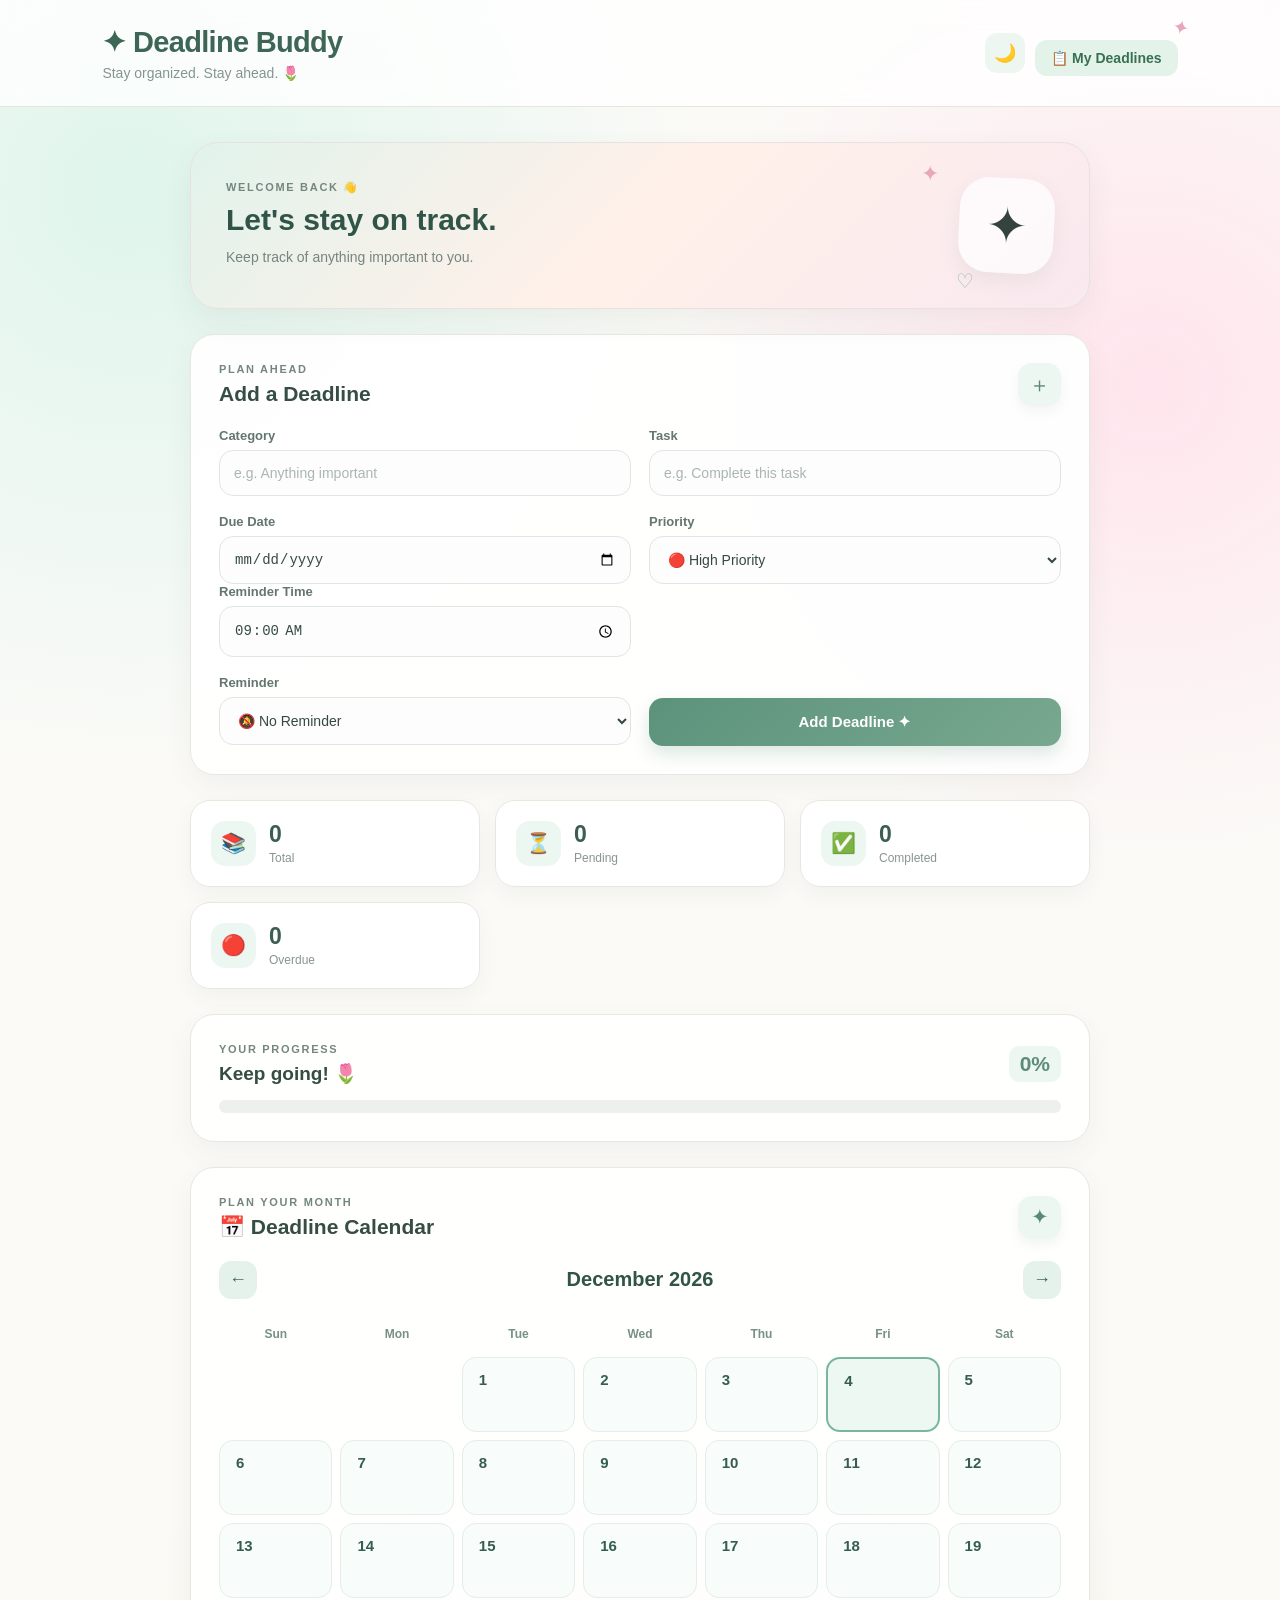
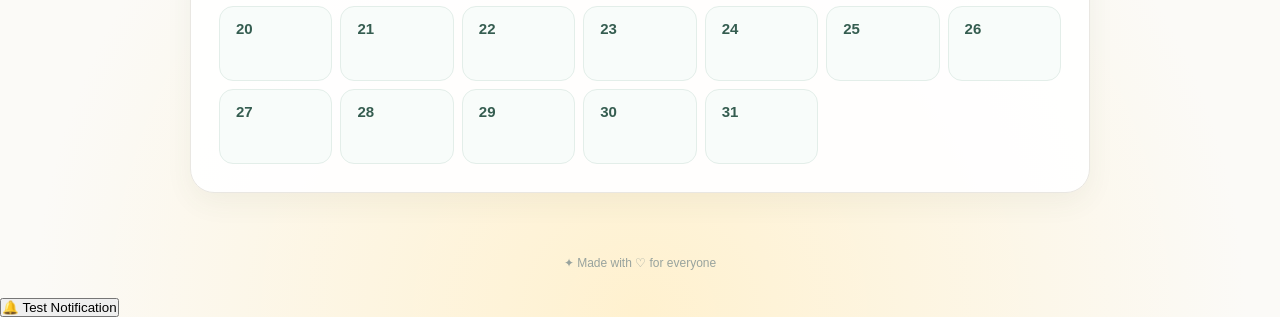
<file: dashboard.html>
<!DOCTYPE html>
<html lang="en">

<head>

    <meta charset="UTF-8">

    <meta
        name="viewport"
        content="width=device-width, initial-scale=1.0"
    >

    <title>Deadline Buddy</title>

    <link rel="stylesheet" href="style.css">

</head>


<body>

    <!-- Header -->

<header class="topbar">

    <div>
        <h1>✦ Deadline Buddy</h1>
        <p>Stay organized. Stay ahead. 🌷</p>
    </div>

    <div class="topbar-buttons">

        <button
            class="theme-button"
            onclick="toggleDarkMode()"
            id="themeButton"
        >
            🌙
        </button>

        <button
            class="view-deadlines-button"
            onclick="window.location.href='deadline.html'"
        >
            📋 My Deadlines
        </button>

    </div>

</header>

    <main>


        <!-- Welcome Section -->

        <section class="welcome">
    <div>
        <p class="small-text" id="welcomeSmallText">
            WELCOME BACK 👋
        </p>

        <h2 id="welcomeHeading">
            Let's get things done.
        </h2>

        <p class="welcome-text" id="welcomeDescription">
            Keep track of everything important without the stress.
        </p>
    </div>

    <div class="welcome-icon">
        ✦
    </div>
</section>



        <!-- Add Deadline -->

        <section class="add-section">

            <div class="section-title">

                <div>

                    <p class="small-text">
                        PLAN AHEAD
                    </p>

                    <h2>
                        Add a Deadline
                    </h2>

                </div>


                <span class="title-icon">
                    ＋
                </span>

            </div>



            <div class="form-grid">


                <div class="input-group">

                    <label id="categoryLabel">
                        Category
                    </label>

                    <input
                        type="text"
                        id="subject"
                        placeholder="e.g. Computer Networks"
                    >

                </div>



                <div class="input-group">

                    <label>
                        Task
                    </label>

                    <input
                        type="text"
                        id="task"
                        placeholder="e.g. Complete assignment"
                    >

                </div>



                <div class="input-group">

                    <label>
                        Due Date
                    </label>

                    <input
                        type="date"
                        id="date"
                    >
                    <label for="reminderTime">Reminder Time</label>
                    <input type="time" id="reminderTime" value="09:00">

                </div>



                <div class="input-group">

                    <label>
                        Priority
                    </label>

                    <select id="priority">

                        <option value="High">
                            🔴 High Priority
                        </option>

                        <option value="Medium">
                            🟠 Medium Priority
                        </option>

                        <option value="Low">
                            🟢 Low Priority
                        </option>

                    </select>

                </div>
                <div class="input-group">

    <label>
        Reminder
    </label>

    <select id="reminder">

        <option value="none">
            🔕 No Reminder
        </option>

        <option value="1week">
            🔔 1 Week Before
        </option>

        <option value="2days">
            🔔 2 Days Before
        </option>

        <option value="1day">
            🔔 1 Day Before
        </option>

        <option value="due">
            🔔 On Due Date
        </option>

    </select>

</div>
            



            <button
                class="add-button"
                onclick="addDeadline()"
            >

                Add Deadline ✦

            </button>
            

        </section>



        <!-- Dashboard Summary -->

        <section class="dashboard">


            <div class="stat-card">

                <span>📚</span>

                <div>

                    <h3 id="totalCount">
                        0
                    </h3>

                    <p>
                        Total
                    </p>

                </div>

            </div>



            <div class="stat-card">

                <span>⏳</span>

                <div>

                    <h3 id="pendingCount">
                        0
                    </h3>

                    <p>
                        Pending
                    </p>

                </div>

            </div>



            <div class="stat-card">

                <span>✅</span>

                <div>

                    <h3 id="completedCount">
                        0
                    </h3>

                    <p>
                        Completed
                    </p>

                </div>

            </div>

            <div class="stat-card">
            <span>🔴</span>
            <div>
             <h3 id="overdueCount">0</h3>
             <p>Overdue</p>
             </div>
             </div>
        </section>



        <!-- Progress -->

        <section class="progress-section">


            <div class="progress-header">

                <div>

                    <p class="small-text">
                        YOUR PROGRESS
                    </p>

                    <h2>
                        Keep going! 🌷
                    </h2>

                </div>


                <strong id="progressText">
                    0%
                </strong>

            </div>



            <div class="progress-bar">

                <div id="progressFill"></div>

            </div>


        </section>

        <section class="calendar-section">

    <div class="section-title">
        <div>
            <p class="small-text">PLAN YOUR MONTH</p>
            <h2>📅 Deadline Calendar</h2>
        </div>

        <span class="title-icon">✦</span>
    </div>

    <div class="calendar-header">

        <button onclick="previousMonth()">
            ←
        </button>

        <h2 id="calendarMonth">
            October 2026
        </h2>

        <button onclick="nextMonth()">
            →
        </button>

    </div>

    <div class="calendar-weekdays">
        <div>Sun</div>
        <div>Mon</div>
        <div>Tue</div>
        <div>Wed</div>
        <div>Thu</div>
        <div>Fri</div>
        <div>Sat</div>
    </div>

    <div id="calendarDays" class="calendar-days">
        <!-- Calendar days will appear here -->
    </div>

</section>


    </main>



    <footer>

        <p>
            Made with ♡ for everyone
        </p>

    </footer>



    <script src="script.js"></script>
    <!-- Deadline Details Popup -->
<div id="deadlineModal" class="deadline-modal">

    <div class="deadline-modal-content">

        <button
            class="deadline-modal-close"
            onclick="closeDeadlineModal()"
        >
            ×
        </button>

        <h2>📌 Deadline Details</h2>

        <div id="deadlineModalDetails"></div>

        <button
            class="deadline-modal-button"
            onclick="closeDeadlineModal()"
        >
            Close
        </button>

    </div>

</div>
<button id="testNotificationBtn">🔔 Test Notification</button>

</body>

</html>
</file>
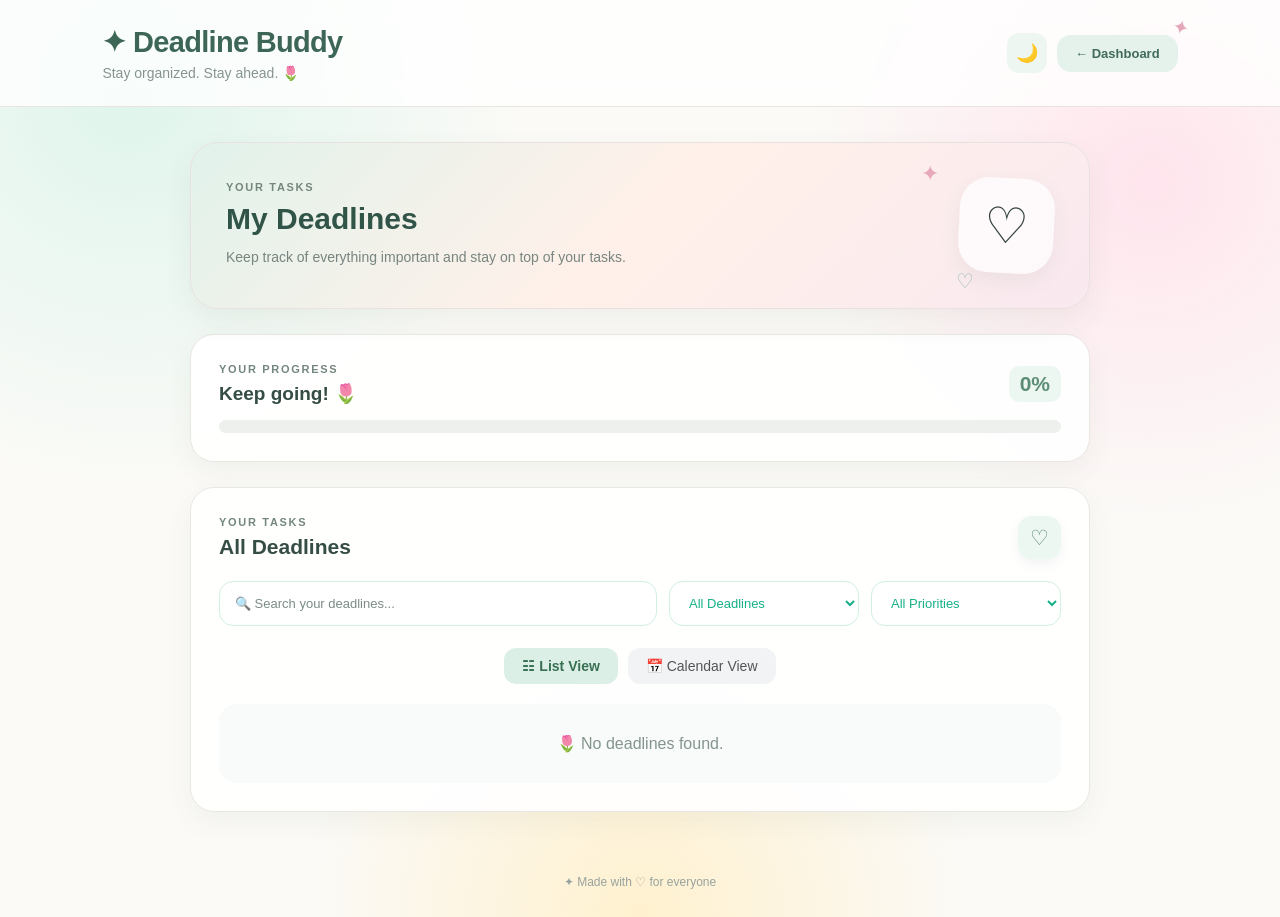
<file: deadline.html>
<!DOCTYPE html>
<html lang="en">

<head>
    <meta charset="UTF-8">
    <meta name="viewport" content="width=device-width, initial-scale=1.0">

    <title>My Deadlines - Deadline Buddy</title>

    <link rel="stylesheet" href="style.css">
</head>

<body>

    <header class="topbar">

        <div>
            <h1>✦ Deadline Buddy</h1>
            <p>Stay organized. Stay ahead. 🌷</p>
        </div>
<div class="topbar-buttons">

    <button 
        class="theme-button" 
        onclick="toggleDarkMode()" 
        id="themeButton">
        🌙
    </button>

    <button 
        class="page-back-button"
        onclick="window.location.href='dashboard.html'">
        ← Dashboard
    </button>

</div>

</header>


    <main>

        <!-- PAGE INTRO -->

        <section class="welcome">

            <div>

                <p class="small-text">
                    YOUR TASKS
                </p>

                <h2>
                    My Deadlines
                </h2>

                <p class="welcome-text">
                    Keep track of everything important and stay on top of your tasks.
                </p>

            </div>

            <div class="welcome-icon">
                ♡
            </div>

        </section>


        <!-- PROGRESS -->

        <section class="progress-section">

            <div class="progress-header">

                <div>

                    <p class="small-text">
                        YOUR PROGRESS
                    </p>

                    <h2>
                        Keep going! 🌷
                    </h2>

                </div>

                <strong id="progressText">
                    0%
                </strong>

            </div>

            <div class="progress-bar">

                <div id="progressFill"></div>

            </div>

        </section>


        <!-- ALL DEADLINES -->

        <section class="deadline-section">

            <div class="section-title">

                <div>

                    <p class="small-text">
                        YOUR TASKS
                    </p>

                    <h2>
                        All Deadlines
                    </h2>

                </div>

                <span class="title-icon">
                    ♡
                </span>

            </div>


            <!-- SEARCH -->

            <div class="filter-bar">

                <input
                    type="text"
                    id="searchDeadline"
                    placeholder="🔍 Search your deadlines..."
                    oninput="filterDeadlines()"
                >


                <select
                    id="statusFilter"
                    onchange="filterDeadlines()">

                    <option value="all">
                        All Deadlines
                    </option>

                    <option value="pending">
                        Pending
                    </option>

                    <option value="completed">
                        Completed
                    </option>

                </select>


                <select
                    id="priorityFilter"
                    onchange="filterDeadlines()">

                    <option value="all">
                        All Priorities
                    </option>

                    <option value="High">
                        🔴 High
                    </option>

                    <option value="Medium">
                        🟠 Medium
                    </option>

                    <option value="Low">
                        🟢 Low
                    </option>

                </select>

            </div>


                        <!-- VIEW OPTIONS -->

            <div class="view-toggle">

                <button
                    id="listViewButton"
                    class="view-toggle-btn active"
                    onclick="showDeadlineListView()">

                    ☷ List View

                </button>

                <button
                    id="calendarViewButton"
                    class="view-toggle-btn"
                    onclick="showDeadlineCalendarView()">

                    📅 Calendar View

                </button>

            </div>


            <!-- DEADLINES LIST -->

            <div id="deadlineListView">

                <div id="deadlineList"></div>

            </div>


            <!-- DEADLINES CALENDAR -->

            <div
                id="deadlineCalendarView"
                class="deadline-calendar-view"
                style="display: none;">

                <div class="calendar-header">

                    <button
                        type="button"
                        onclick="previousDeadlineMonth()">

                        ←

                    </button>

                    <h2 id="deadlineCalendarMonth"></h2>

                    <button
                        type="button"
                        onclick="nextDeadlineMonth()">

                        →

                    </button>

                </div>


                <div class="calendar-weekdays">

                    <div>Sun</div>
                    <div>Mon</div>
                    <div>Tue</div>
                    <div>Wed</div>
                    <div>Thu</div>
                    <div>Fri</div>
                    <div>Sat</div>

                </div>


                <div
                    id="deadlineCalendarDays"
                    class="calendar-days">

                </div>

            </div>


            <!-- DEADLINE DETAILS POPUP -->

            <div
                id="deadlineModal"
                class="deadline-modal">

                <div class="deadline-modal-content">

                    <button
                        class="deadline-modal-close"
                        onclick="closeDeadlineModal()">

                        ×

                    </button>

                    <h2>📌 Deadline Details</h2>

                    <div id="deadlineModalDetails"></div>

                    <button
                        class="deadline-modal-button"
                        onclick="closeDeadlineModal()">

                        Close

                    </button>

                </div>

            </div>

        </section>

    </main>


    <footer>

        <p>
            Made with ♡ for everyone
        </p>

    </footer>


    <script src="script.js"></script>

</body>

</html>
</file>
<file: style.css>
* {
    box-sizing: border-box;
    margin: 0;
    padding: 0;
}

body {
    font-family: "Segoe UI", Arial, sans-serif;

    background:
        radial-gradient(circle at 10% 10%, #dff5ec 0, transparent 28%),
        radial-gradient(circle at 90% 20%, #ffe5ed 0, transparent 25%),
        radial-gradient(circle at 50% 100%, #fff1cf 0, transparent 30%),
        #fbfaf7;

    color: #34433d;

    min-height: 100vh;

    overflow-x: hidden;
}

.topbar {

    padding: 25px 8%;

    display: flex;
    justify-content: space-between;
    align-items: center;

    background: rgba(255, 255, 255, 0.78);

    backdrop-filter: blur(12px);

    border-bottom: 1px solid #e9e4df;

    position: relative;
}


.topbar::after {

    content: "✦";

    position: absolute;

    right: 7%;
    top: 15px;

    font-size: 20px;

    color: #e7a7bb;

    transform: rotate(15deg);
}


.topbar h1 {

    font-size: 29px;

    color: #3d6657;

    letter-spacing: -0.7px;
}


.topbar p {

    margin-top: 6px;

    color: #87948e;

    font-size: 14px;
}
.topbar-buttons {
    display: flex;
    align-items: center;
    gap: 8px;
    flex-wrap: wrap;
    justify-content: flex-end;
}
main {

    width: 90%;

    max-width: 900px;

    margin: 35px auto;
}

.welcome {
    display: flex;
    justify-content: space-between;
    align-items: center;

    background:
        linear-gradient(
            135deg,
            #e1f3eb,
            #fff0e9,
            #f9e9f0
        );

    padding: 35px;

    border-radius: 28px;

    margin-bottom: 25px;

    border: 1px solid #e8e1df;

    box-shadow:
        0 12px 30px rgba(70, 80, 70, 0.07);

    position: relative;

    overflow: hidden;
}


.welcome::before {
    content: "✦";

    position: absolute;

    right: 150px;
    top: 18px;

    font-size: 22px;

    color: #e6a8ba;
}


.welcome::after {
    content: "♡";

    position: absolute;

    right: 115px;
    bottom: 15px;

    font-size: 20px;

    color: #9bbcae;
}


.small-text {
    font-size: 11px;

    letter-spacing: 1.7px;

    color: #74877e;

    font-weight: 700;

    margin-bottom: 7px;
}


.welcome h2 {
    font-size: 30px;

    color: #315448;

    margin: 0 0 8px 0;

    line-height: 1.25;
}


.welcome-text {
    color: #77847f;

    font-size: 14px;

    max-width: 500px;

    line-height: 1.7;

    margin: 0;
}


.welcome-icon {
    font-size: 50px;

    background: rgba(255, 255, 255, 0.72);

    width: 95px;

    height: 95px;

    border-radius: 30px;

    display: flex;

    justify-content: center;

    align-items: center;

    transform: rotate(3deg);

    box-shadow:
        0 8px 20px rgba(80, 100, 90, 0.08);

    flex-shrink: 0;
}


section {

    background: rgba(255, 255, 255, 0.94);

    border: 1px solid #e9e7e2;

    border-radius: 24px;

    padding: 28px;

    margin-bottom: 25px;

    box-shadow:
        0 10px 28px rgba(60, 80, 70, 0.06);
}


.section-title {

    display: flex;

    justify-content: space-between;

    align-items: center;

    margin-bottom: 22px;
}


.section-title h2 {

    font-size: 21px;

    color: #354d44;
}


.title-icon {

    width: 43px;

    height: 43px;

    display: flex;

    justify-content: center;

    align-items: center;

    border-radius: 14px;

    background: #edf7f2;

    color: #5b8875;

    font-size: 21px;

    box-shadow:
        0 5px 12px rgba(80, 120, 100, 0.08);
}


.form-grid {

    display: grid;

    grid-template-columns: 1fr 1fr;

    gap: 18px;
}


.input-group {

    display: flex;

    flex-direction: column;
}


.input-group label {

    font-size: 13px;

    font-weight: 600;

    color: #65766f;

    margin-bottom: 7px;
}


input,
select {

    width: 100%;

    padding: 14px;

    border-radius: 14px;

    border: 1px solid #dfe7e3;

    background: #fcfdfc;

    color: #354941;

    font-size: 14px;

    outline: none;

    transition: 0.25s;
}


input:hover,
select:hover {

    border-color: #b8d2c6;
}


input:focus,
select:focus {

    border-color: #78a994;

    background: #ffffff;

    box-shadow:
        0 0 0 4px rgba(120, 169, 148, 0.12);
}


input::placeholder {

    color: #abb6b1;
}

.add-button {

    width: 100%;

    margin-top: 23px;

    padding: 15px;

    border: none;

    border-radius: 14px;

    background:
        linear-gradient(
            135deg,
            #5c927c,
            #78a88f
        );

    color: white;

    font-size: 15px;

    font-weight: 700;

    cursor: pointer;

    transition: 0.25s;

    box-shadow:
        0 8px 18px rgba(80, 140, 115, 0.2);
}


.add-button:hover {

    transform: translateY(-2px);

    box-shadow:
        0 12px 22px rgba(80, 140, 115, 0.25);
}


.add-button:active {

    transform: translateY(0);
}
.dashboard {

    display: grid;

    grid-template-columns: repeat(3, 1fr);

    gap: 15px;

    background: transparent;

    border: none;

    box-shadow: none;

    padding: 0;
}


.stat-card {

    background: rgba(255, 255, 255, 0.95);

    border: 1px solid #e9e7e2;

    border-radius: 20px;

    padding: 20px;

    display: flex;

    align-items: center;

    gap: 13px;

    box-shadow:
        0 8px 20px rgba(60, 80, 70, 0.05);

    transition: 0.2s;
}


.stat-card:hover {

    transform: translateY(-3px);
}


.stat-card > span {

    width: 45px;

    height: 45px;

    border-radius: 14px;

    background: #edf7f2;

    display: flex;

    justify-content: center;

    align-items: center;

    font-size: 20px;
}


.stat-card h3 {

    font-size: 23px;

    color: #3b5e50;
}


.stat-card p {

    font-size: 12px;

    color: #89958f;

    margin-top: 3px;
}

.progress-section {

    margin-top: 0;
}


.progress-header {

    display: flex;

    justify-content: space-between;

    align-items: center;

    margin-bottom: 15px;
}


.progress-header h2 {

    font-size: 19px;

    color: #354d44;
}


.progress-header strong {

    color: #5d8d77;

    font-size: 21px;

    background: #edf7f2;

    padding: 6px 11px;

    border-radius: 10px;
}


.progress-bar {

    width: 100%;

    height: 13px;

    background: #edf0ed;

    border-radius: 20px;

    overflow: hidden;
}


#progressFill {

    width: 0%;

    height: 100%;

    background:
        linear-gradient(
            90deg,
            #6fa58c,
            #91c1a9
        );

    border-radius: 20px;

    transition: width 0.5s ease;
}


.deadline-card {
    position: relative;

    background: linear-gradient(
        135deg,
        #ffffff,
        #f8fcfa
    );

    border: 1px solid #e2ebe6;

    border-left: 5px solid #9bc7b5;

    border-radius: 22px;

    padding: 24px 26px;

    margin-bottom: 18px;

    box-shadow:
        0 8px 24px rgba(70, 90, 80, 0.07);

    transition:
        transform 0.25s ease,
        box-shadow 0.25s ease;
}

.deadline-card:hover {
    transform: translateY(-3px);

    box-shadow:
        0 12px 30px rgba(70, 90, 80, 0.10);
}


.deadline-card h3 {
    margin: 0 0 14px 0;
    font-size: 20px;
    color: #294f42;
    font-weight: 750;
    text-transform: capitalize;
    letter-spacing: 0.2px;
}

.deadline-card p {
    margin: 9px 0;
    color: #475e56;
    font-size: 14px;
    line-height: 1.6;
    font-weight: 500;
}


.deadline-card p:not(.priority-badge):not(.countdown-badge) {
    color: #030404;
}

.deadline-card p:not(.priority-badge):not(.countdown-badge)::first-letter {
    font-size: 15px;
}


.deadline-card p:last-of-type {
    color: #5e796d;

    font-weight: 600;
}


.deadline-card button {
    border: none;

    padding: 10px 16px;

    margin-top: 14px;

    margin-right: 8px;

    border-radius: 12px;

    font-family: inherit;

    font-size: 13px;

    font-weight: 700;

    cursor: pointer;

    transition:
        transform 0.2s ease,
        box-shadow 0.2s ease;
}


.deadline-card button:first-of-type {
    background: #e4f2eb;

    color: #416b5a;
}


.deadline-card button:last-of-type {
    background: #f8e9ed;

    color: #8a5967;
}


.deadline-card button:hover {
    transform: translateY(-2px);

    box-shadow:
        0 5px 12px rgba(70, 80, 70, 0.08);
}

.deadline-card:has(button:first-of-type:only-child) {
    opacity: 0.75;
}


footer {

    text-align: center;

    padding: 28px;

    color: #98a39e;

    font-size: 12px;
}


footer p::before {

    content: "✦  ";
}


@media (max-width: 650px) {

    .topbar {

        padding: 22px 6%;
    }


    .topbar h1 {

        font-size: 23px;
    }


    main {

        width: 92%;

        margin-top: 22px;
    }


    .welcome {

        padding: 24px;

        border-radius: 22px;
    }


    .welcome h2 {

        font-size: 23px;
    }


    .welcome-text {

        font-size: 13px;
    }


    .welcome-icon {

        width: 65px;

        height: 65px;

        font-size: 35px;

        border-radius: 20px;
    }


    .welcome::before,
    .welcome::after {

        display: none;
    }


    .form-grid {

        grid-template-columns: 1fr;
    }


    section {

        padding: 22px;

        border-radius: 20px;
    }


    .dashboard {

        grid-template-columns: 1fr;
    }


    .stat-card {

        padding: 17px;
    }
}

.user-type-grid {
    display: grid;
    grid-template-columns: repeat(2, 1fr);
    gap: 14px;
}

.user-type-card {
    border: 1px solid #e1ebe6;
    background: #fbfdfc;
    border-radius: 18px;
    padding: 18px;
    cursor: pointer;

    display: flex;
    flex-direction: column;
    align-items: flex-start;

    text-align: left;

    transition: 0.25s;

    color: #354d44;
}

.user-type-card span {
    font-size: 28px;
    margin-bottom: 10px;
}

.user-type-card strong {
    font-size: 14px;
    margin-bottom: 5px;
}

.user-type-card small {
    font-size: 11px;
    color: #89958f;
    line-height: 1.5;
}

.user-type-card:hover {
    transform: translateY(-3px);
    border-color: #a8cbbb;

    box-shadow:
        0 8px 20px rgba(60, 100, 80, 0.08);
}

.user-type-card.selected {
    border-color: #78a994;
    background: #edf7f2;

    box-shadow:
        0 0 0 3px rgba(120, 169, 148, 0.12);
}

.selected-user-type {
    margin-top: 15px;

    text-align: center;

    font-size: 13px;
    color: #74827d;
}


@media (max-width: 650px) {

    .user-type-grid {
        grid-template-columns: 1fr;
    }

}


.priority-badge {
    display: block;

    width: fit-content;

    padding: 7px 14px;

    border-radius: 20px;

    font-size: 12px !important;

    font-weight: 700;

    margin-top: 12px !important;

    margin-bottom: 7px !important;
}


.priority-high {
    background: #f8e1e5;

    color: #9a5d6b !important;
}



.priority-medium {
    background: #f8ecd9;

    color: #9a7650 !important;
}



.priority-low {
    background: #e2f1e9;

    color: #557967 !important;
}


.countdown-badge {
    display: block;

    width: fit-content;

    padding: 7px 14px;

    border-radius: 20px;

    background: #edf6f1;

    color: #527365 !important;

    font-size: 12px !important;

    font-weight: 700;

    margin-top: 4px !important;

    margin-bottom: 8px !important;
}

.filter-bar {

    display: grid;

    grid-template-columns: 1fr 190px 190px;

    gap: 12px;

    margin: 22px 0;

}


.filter-bar input,
.filter-bar select {

    width: 100%;

    padding: 13px 15px;

    border: 1px solid #d1efe2;

    border-radius: 14px;

    background: #ffffff;

    color: #17b087;

    font-family: inherit;

    font-size: 13px;

    outline: none;

    box-sizing: border-box;

    cursor: pointer;

}


.filter-bar input::placeholder {

    color: #7b8c86;

}


.filter-bar input:focus,
.filter-bar select:focus {

    border-color: #6fa895;

    box-shadow:
        0 0 0 3px rgba(228, 236, 233, 0.15);

}




.dark-mode .filter-bar input,
.dark-mode .filter-bar select {

    background: #0b0d0d;

    color: #f3f7f5;

    border-color: #040505;

}


.dark-mode .filter-bar input::placeholder {

    color: #b7c5c0;

}


.dark-mode .filter-bar select option {

    background: #dce3e1;

    color: #080a09;

}



@media (max-width: 700px) {

    .filter-bar {

        grid-template-columns: 1fr;

    }

    .filter-bar input,
    .filter-bar select {

        width: 100%;

    }

}

.no-results {
    text-align: center;
    padding: 30px;
    color: #84958d;
    background: #f8fbf9;
    border-radius: 18px;
}

.calendar-header {
    display: flex;
    justify-content: space-between;
    align-items: center;
    margin: 20px 0;
}

.calendar-header h2 {
    margin: 0;
    color: #315448;
    font-size: 20px;
}

.calendar-header button {
    border: none;
    width: 38px;
    height: 38px;
    border-radius: 12px;
    background: #e4f2eb;
    color: #416b5a;
    font-size: 18px;
    font-weight: bold;
    cursor: pointer;
    transition: 0.2s ease;
}

.calendar-header button:hover {
    transform: translateY(-2px);
    box-shadow: 0 5px 12px rgba(70, 80, 70, 0.08);
}

.calendar-weekdays,
.calendar-days {
    display: grid;
    grid-template-columns: repeat(7, 1fr);
    gap: 8px;
}

.calendar-weekdays {
    margin-bottom: 8px;
}

.calendar-weekdays div {
    text-align: center;
    color: #789087;
    font-size: 12px;
    font-weight: 700;
    padding: 8px 0;
}

.calendar-day {
    min-height: 90px;
    padding: 10px;
    background: #fbfdfc;
    border: 1px solid #e5eee9;
    border-radius: 14px;
    box-sizing: border-box;
    transition: 0.2s ease;
}

.calendar-day:hover {
    background: #f2f8f5;
    transform: translateY(-2px);
}

.calendar-day.empty {
    background: transparent;
    border: none;
}

.calendar-date-number {
    display: block;
    color: #49675b;
    font-size: 13px;
    font-weight: 700;
    margin-bottom: 6px;
}

.calendar-deadline {
    background: #e4f2eb;
    color: #416b5a;
    padding: 5px 7px;
    border-radius: 8px;
    font-size: 10px;
    font-weight: 600;
    margin-top: 4px;
    overflow: hidden;
    text-overflow: ellipsis;
    white-space: nowrap;
}
@media (max-width: 700px) {

    .calendar-weekdays,
    .calendar-days {
        gap: 4px;
    }

    .calendar-day {
        min-height: 65px;
        padding: 6px;
    }

    .calendar-deadline {
        font-size: 8px;
        padding: 4px;
    }

    .calendar-date-number {
    font-size: 11px;
}
}

.my-deadlines-button {
    display: inline-block;
    margin: 4px 0 20px 0;
    padding: 11px 18px;
    border-radius: 14px;
    background: #e4f2eb;
    color: #416b5a;
    text-decoration: none;
    font-size: 13px;
    font-weight: 700;
    transition: 0.2s ease;
}

.my-deadlines-button:hover {
    transform: translateY(-2px);
    box-shadow: 0 6px 14px rgba(70, 80, 70, 0.08);
}

.page-back-button {
    border: none;
    padding: 11px 18px;
    border-radius: 14px;
    background: #e4f2eb;
    color: #416b5a;
    font-family: inherit;
    font-size: 13px;
    font-weight: 700;
    cursor: pointer;
    transition: 0.2s ease;
}

.page-back-button:hover {
    transform: translateY(-2px);
    box-shadow: 0 6px 14px rgba(70, 80, 70, 0.08);
}
.countdown-badge {
    transition: 0.2s ease;
}

.urgency-overdue {
    background: #ffe1e1;
    color: #b83232;
    font-weight: 700;
}

.urgency-today {
    background: #ffdede;
    color: #b83232;
    font-weight: 700;
}

.urgency-tomorrow {
    background: #fff0d6;
    color: #b66a00;
    font-weight: 700;
}

.urgency-soon {
    background: #fff8d8;
    color: #8a7200;
    font-weight: 700;
}

.urgency-normal {
    background: #e3f3e9;
    color: #397052;
}

.view-toggle {
    display: flex;
    justify-content: center;
    gap: 10px;
    margin: 20px 0;
}

.view-toggle-btn {
    border: none;
    padding: 10px 18px;
    border-radius: 12px;
    background: #f1f3f5;
    color: #555;
    cursor: pointer;
    font-size: 14px;
    transition: 0.2s ease;
}

.view-toggle-btn:hover {
    transform: translateY(-1px);
}

.view-toggle-btn.active {
    background: #dcefe7;
    color: #397052;
    font-weight: 600;
}

.deadline-calendar-view {
    background: #ffffff;
    border-radius: 18px;
    padding: 20px;
    margin-top: 15px;
    box-shadow: 0 5px 20px rgba(0, 0, 0, 0.06);
}


.deadline-calendar-view .calendar-header {
    display: flex;
    align-items: center;
    justify-content: space-between;
    margin-bottom: 20px;
}

.deadline-calendar-view .calendar-header h2 {
    margin: 0;
    font-size: 20px;
}

.deadline-calendar-view .calendar-header button {
    border: none;
    background: #eef6f2;
    border-radius: 10px;
    padding: 8px 12px;
    cursor: pointer;
    font-size: 18px;
}


.deadline-calendar-view .calendar-weekdays {
    display: grid;
    grid-template-columns: repeat(7, 1fr);
    gap: 8px;
    margin-bottom: 8px;
    text-align: center;
}

.deadline-calendar-view .calendar-weekdays span {
    font-size: 12px;
    font-weight: 600;
    color: #777;
}


.deadline-calendar-view .calendar-days {
    display: grid;
    grid-template-columns: repeat(7, 1fr);
    gap: 8px;
}

.deadline-calendar-view .calendar-day {
    min-height: 75px;
    background: #fafcfb;
    border: 1px solid #edf1ef;
    border-radius: 12px;
    padding: 8px;
    font-size: 13px;
}

.deadline-calendar-view .calendar-day strong {
    display: block;
    margin-bottom: 5px;
}

.deadline-calendar-view .calendar-day.empty {
    background: transparent;
    border: none;
}


.calendar-deadline {
    background: #e3f3e9;
    color: #397052;
    border-radius: 6px;
    padding: 4px 5px;
    margin-top: 4px;
    font-size: 11px;
    overflow: hidden;
    text-overflow: ellipsis;
    white-space: nowrap;
}

.deadline-modal {
    display: none;
    position: fixed;
    inset: 0;
    background: rgba(40, 60, 50, 0.35);
    backdrop-filter: blur(4px);
    align-items: center;
    justify-content: center;
    z-index: 1000;
}
.deadline-modal.show {
    display: flex;
}

.deadline-modal-content {
    position: relative;
    width: 90%;
    max-width: 420px;
    background: #ffffff;
    border-radius: 22px;
    padding: 28px;
    box-shadow: 0 15px 40px rgba(0, 0, 0, 0.15);
    animation: popupAppear 0.2s ease;
}

.deadline-modal-content h2 {
    margin-top: 0;
    margin-bottom: 20px;
    color: #397052;
}

.deadline-modal-close {
    position: absolute;
    top: 12px;
    right: 15px;
    border: none;
    background: #f1f5f3;
    color: #555;
    width: 32px;
    height: 32px;
    border-radius: 50%;
    font-size: 22px;
    cursor: pointer;
}

.deadline-detail-item {
    background: #f7faf8;
    border-radius: 12px;
    padding: 12px 14px;
    margin-bottom: 10px;
}

.deadline-detail-label {
    font-size: 12px;
    color: #777;
    margin-bottom: 3px;
}

.deadline-detail-value {
    font-size: 15px;
    font-weight: 600;
    color: #333;
}

.deadline-modal-button {
    width: 100%;
    border: none;
    margin-top: 10px;
    padding: 12px;
    border-radius: 12px;
    background: #dcefe7;
    color: #397052;
    font-weight: 600;
    cursor: pointer;
}

.deadline-modal-button:hover {
    background: #cde5da;
}

@keyframes popupAppear {
    from {
        opacity: 0;
        transform: scale(0.95);
    }

    to {
        opacity: 1;
        transform: scale(1);
    }
}
.view-deadlines-button {
    border: none;
    padding: 12px 20px;
    margin-top: 10px;
    border-radius: 14px;
    background: #e3f3e9;
    color: #397052;
    font-size: 14px;
    font-weight: 600;
    cursor: pointer;
    transition: 0.2s ease;
}

.view-deadlines-button:hover {
    background: #cde5da;
    transform: translateY(-2px);
}
.view-deadlines-button {
    border: none;
    padding: 10px 16px;
    border-radius: 12px;
    background: #e3f3e9;
    color: #397052;
    font-size: 14px;
    font-weight: 600;
    cursor: pointer;
    transition: 0.2s ease;
}

.view-deadlines-button:hover {
    background: #cde5da;
    transform: translateY(-2px);
}


@media (max-width: 600px) {

    body {
        padding: 0 12px;
    }

    .topbar {
        padding: 16px 5px;
        gap: 10px;
    }

    .topbar h1 {
        font-size: 22px;
    }

    .topbar p {
        font-size: 12px;
    }

    .view-deadlines-button {
        padding: 8px 11px;
        font-size: 12px;
        white-space: nowrap;
    }

    .welcome {
        padding: 20px;
    }

    .welcome h2 {
        font-size: 22px;
    }

    .welcome-text {
        font-size: 13px;
    }

    .form-grid {
        grid-template-columns: 1fr;
    }

    .dashboard {
        grid-template-columns: 1fr 1fr;
        gap: 10px;
    }

    .stat-card {
        padding: 14px;
    }

    .stat-card h3 {
        font-size: 20px;
    }

    .calendar-section {
        padding: 15px;
    }

    .calendar-days {
        gap: 4px;
    }

    .calendar-day {
        min-height: 55px;
        padding: 5px;
        font-size: 11px;
    }

    .calendar-weekdays {
        gap: 4px;
        font-size: 11px;
    }

    .calendar-deadline {
        font-size: 9px;
        padding: 3px;
    }

    .deadline-modal-content {
        width: 88%;
        padding: 22px;
    }
    .topbar-buttons {
    gap: 6px;
}

.view-deadlines-button {
    padding: 8px 10px;
    font-size: 11px;
}

.theme-button {
    width: 36px;
    height: 36px;
}

}

.topbar-buttons {
    display: flex;
    align-items: center;
    gap: 10px;
}

.theme-button {
    border: none;
    width: 40px;
    height: 40px;
    border-radius: 12px;
    background: #eef6f2;
    color: #397052;
    font-size: 18px;
    cursor: pointer;
    transition: 0.2s ease;
}

.theme-button:hover {
    transform: translateY(-2px);
}


body.dark-mode {
    background: #141b1a;
    color: #f1f5f3;
}

body.dark-mode .topbar {
    background: #1b2623;
}

body.dark-mode .topbar h1,
body.dark-mode h1,
body.dark-mode h2,
body.dark-mode h3 {
    color: #e6f4ed;
}

body.dark-mode p,
body.dark-mode label {
    color: #b9c9c2;
}


body.dark-mode .welcome,
body.dark-mode .add-section,
body.dark-mode .stat-card,
body.dark-mode .progress-section,
body.dark-mode .calendar-section,
body.dark-mode .deadline-calendar-view {
    background: #1b2623;
    color: #f1f5f3;
}


body.dark-mode input,
body.dark-mode select {
    background: #24332e;
    color: #f1f5f3;
    border-color: #3b4d45;
}

body.dark-mode input::placeholder {
    color: #82948c;
}


body.dark-mode .calendar-day {
    background: #202e2a;
    border-color: #34453e;
}

body.dark-mode .calendar-day.empty {
    background: transparent;
}

body.dark-mode .calendar-weekdays div,
body.dark-mode .calendar-weekdays span {
    color: #9fb1a8;
}

body.dark-mode .calendar-header button {
    background: #2b3c36;
    color: #dff3e8;
}


body.dark-mode .view-deadlines-button,
body.dark-mode .theme-button {
    background: #2d463c;
    color: #dff6e8;
}

body.dark-mode .view-deadlines-button:hover,
body.dark-mode .theme-button:hover {
    background: #3a574b;
}


body.dark-mode .add-button {
    background: #76b89a;
    color: #14201b;
}


body.dark-mode .progress-bar {
    background: #2d3c37;
}


body.dark-mode .deadline-card {
    background: #ebeff0;
    border-color: #0c0e0d;
}


body.dark-mode .deadline-modal-content {
    background: #1b2623;
    color: #f1f5f3;
}

body.dark-mode .deadline-detail-item {
    background: #24332e;
}

body.dark-mode .deadline-detail-label {
    color: #91a69c;
}

body.dark-mode .deadline-detail-value {
    color: #f1f5f3;
}

body.dark-mode .deadline-modal-close {
    background: #2b3c36;
    color: #f1f5f3;
}

body.dark-mode .deadline-modal-button {
    background: #76b89a;
    color: #14201b;
}

body.dark-mode footer {
    color: #91a69c;
}
/* ☀️ LIGHT MODE */
.deadlines-section {
    background: #f1f8f5;
    color: #263a35;
}

.deadlines-section h2 {
    color: #263a35;
}

.deadline-card {
    background: #ffffff;
    color: #263a35;
}


/* 🌙 DARK MODE */
.dark-mode .deadlines-section {
    background: #080909;
    color: #080908;
}

.dark-mode .deadlines-section h2 {
    color: #030303;
}

.dark-mode .deadline-card {
    background: #24332f;
    color: #070707;
}
.calendar-date-number {
    border: none;
    background: transparent;
    padding: 0;
    cursor: pointer;
    color: #49675b;
    font-size: 13px;
    font-weight: 700;
}
/* ========================================
   CALENDAR DATE FIX
======================================== */

.calendar-days {
    display: grid !important;
    grid-template-columns: repeat(7, 1fr) !important;
    gap: 8px !important;
    width: 100% !important;
}

.calendar-day {
    min-height: 75px !important;
    border-radius: 14px !important;
    padding: 10px !important;
    position: relative !important;
    display: flex !important;
    flex-direction: column !important;
    align-items: flex-start !important;
    background: #f8fcfa !important;
    border: 1px solid #e3eee9 !important;
    box-sizing: border-box !important;
}

.calendar-day.empty {
    background: transparent !important;
    border: none !important;
}

.calendar-date-number {
    display: block !important;
    visibility: visible !important;
    opacity: 1 !important;
    color: #355d50 !important;
    background: transparent !important;
    border: none !important;
    font-size: 15px !important;
    font-weight: 700 !important;
    padding: 3px 6px !important;
    cursor: pointer !important;
}

.calendar-day.today {
    border: 2px solid #79b79d !important;
    background: #eef8f3 !important;
}

.calendar-deadline {
    display: block !important;
    visibility: visible !important;
    opacity: 1 !important;
    width: 100% !important;
    margin-top: 6px !important;
    padding: 5px 7px !important;
    border-radius: 7px !important;
    background: #dff1e9 !important;
    color: #355d50 !important;
    font-size: 11px !important;
    font-weight: 600 !important;
    overflow: hidden !important;
    text-overflow: ellipsis !important;
    white-space: nowrap !important;
    cursor: pointer !important;
    box-sizing: border-box !important;
}

.calendar-deadline.completed {
    opacity: 0.6 !important;
    text-decoration: line-through !important;
}
/* 📱 Mobile-friendly calendar */
@media screen and (max-width: 600px) {

    .calendar-section,
    .deadline-calendar-view {
        width: 100%;
        min-width: 0;
        padding: 12px;
        box-sizing: border-box;
    }

    .calendar-header {
        gap: 8px;
        margin-bottom: 12px;
    }

    .calendar-header h2 {
        font-size: 16px;
        text-align: center;
    }

    .calendar-header button {
        min-width: 36px;
        min-height: 36px;
        padding: 6px;
    }

    .calendar-weekdays,
    .calendar-days {
        display: grid;
        grid-template-columns: repeat(7, minmax(0, 1fr));
        width: 100%;
        gap: 3px;
        box-sizing: border-box;
    }

    .calendar-weekdays > *,
    .calendar-days > * {
        min-width: 0;
        box-sizing: border-box;
    }

    .calendar-weekdays > * {
        font-size: 11px;
        text-align: center;
    }

    .calendar-day {
        min-height: 48px;
        padding: 3px;
        overflow-wrap: anywhere;
    }

    .calendar-date-number {
        max-width: 100%;
        font-size: 12px;
        padding: 3px;
    }

    .calendar-deadline {
        font-size: 9px;
        line-height: 1.2;
        overflow-wrap: anywhere;
    }
}

/* Fix calendar date numbers on mobile */
@media screen and (max-width: 600px) {

    .calendar-date-number {
        display: block;
        width: 100%;
        min-width: 0;
        padding: 4px 0;
        white-space: nowrap;
        word-break: normal;
        overflow-wrap: normal;
        text-align: center;
        font-size: 14px;
        line-height: 1.4;
        border: none;
        box-sizing: border-box;
    }

    .calendar-day {
        min-width: 0;
        padding: 4px 2px;
        overflow: hidden;
    }

    .calendar-deadline {
        max-width: 100%;
        overflow: hidden;
        text-overflow: ellipsis;
        white-space: nowrap;
    }
}
/* FINAL FIX: Keep calendar dates on one line on phones */
@media screen and (max-width: 600px) {

    .calendar-days {
        grid-template-columns: repeat(7, minmax(0, 1fr)) !important;
        gap: 4px !important;
    }

    .calendar-day {
        min-width: 0 !important;
        padding: 4px 0 !important;
        overflow: visible !important;
    }

    .calendar-date-number {
        display: flex !important;
        align-items: center;
        justify-content: center;
        width: 100% !important;
        min-width: 0 !important;
        padding: 4px 0 !important;
        font-size: 13px !important;
        white-space: nowrap !important;
        word-break: keep-all !important;
        overflow-wrap: normal !important;
        letter-spacing: normal !important;
        box-sizing: border-box !important;
    }
}
</file>
